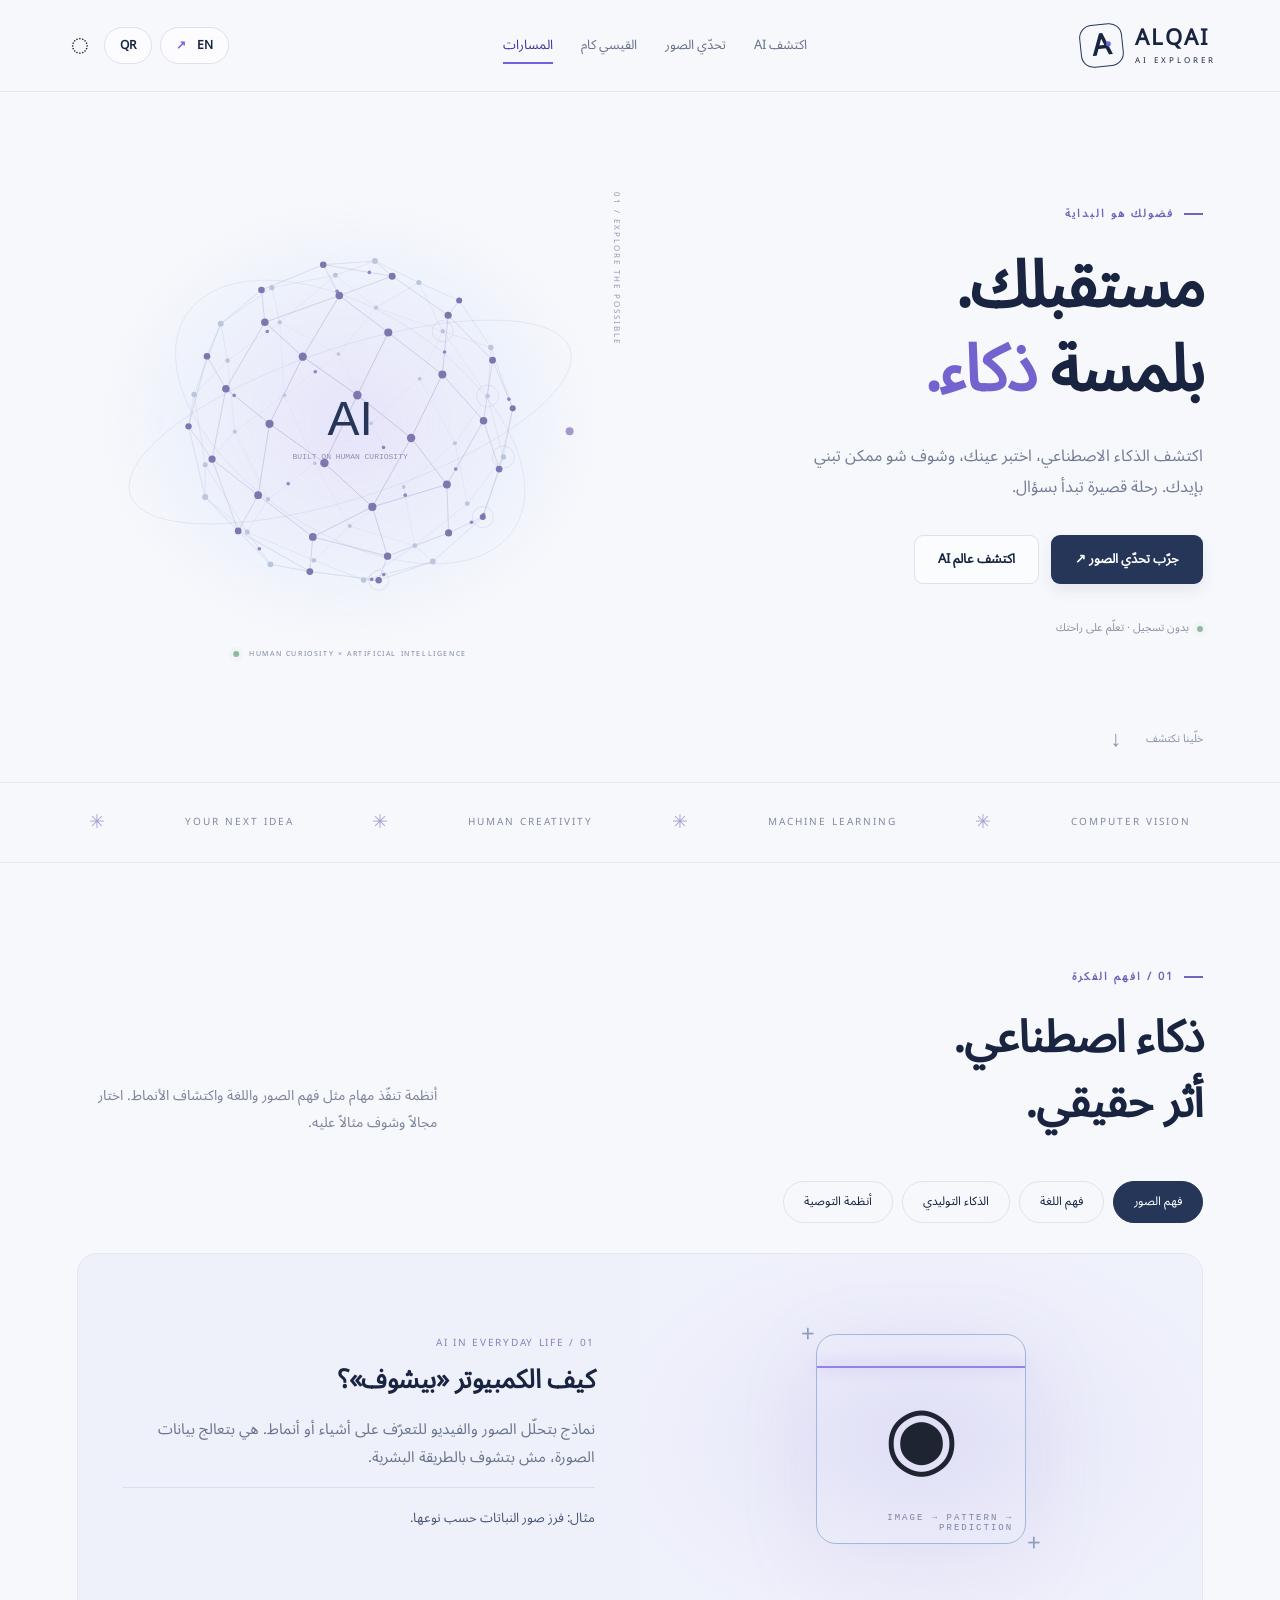
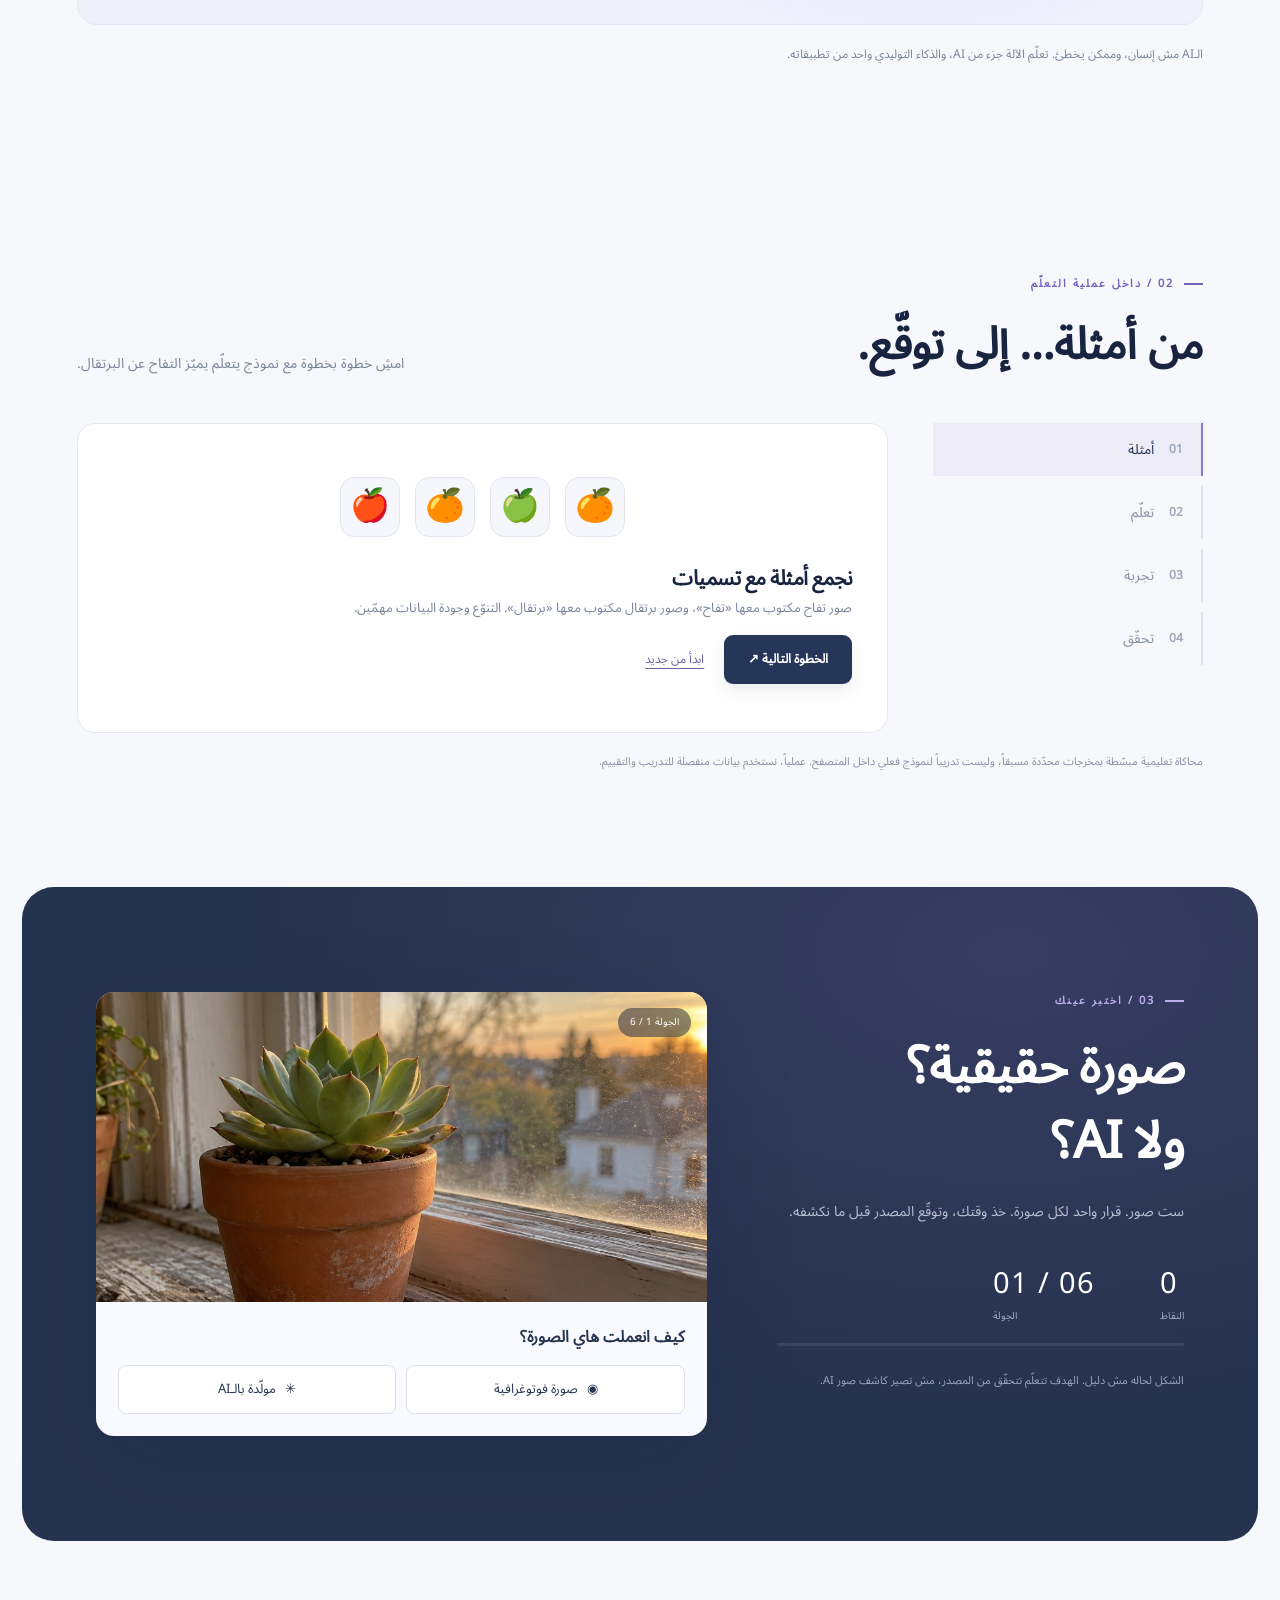
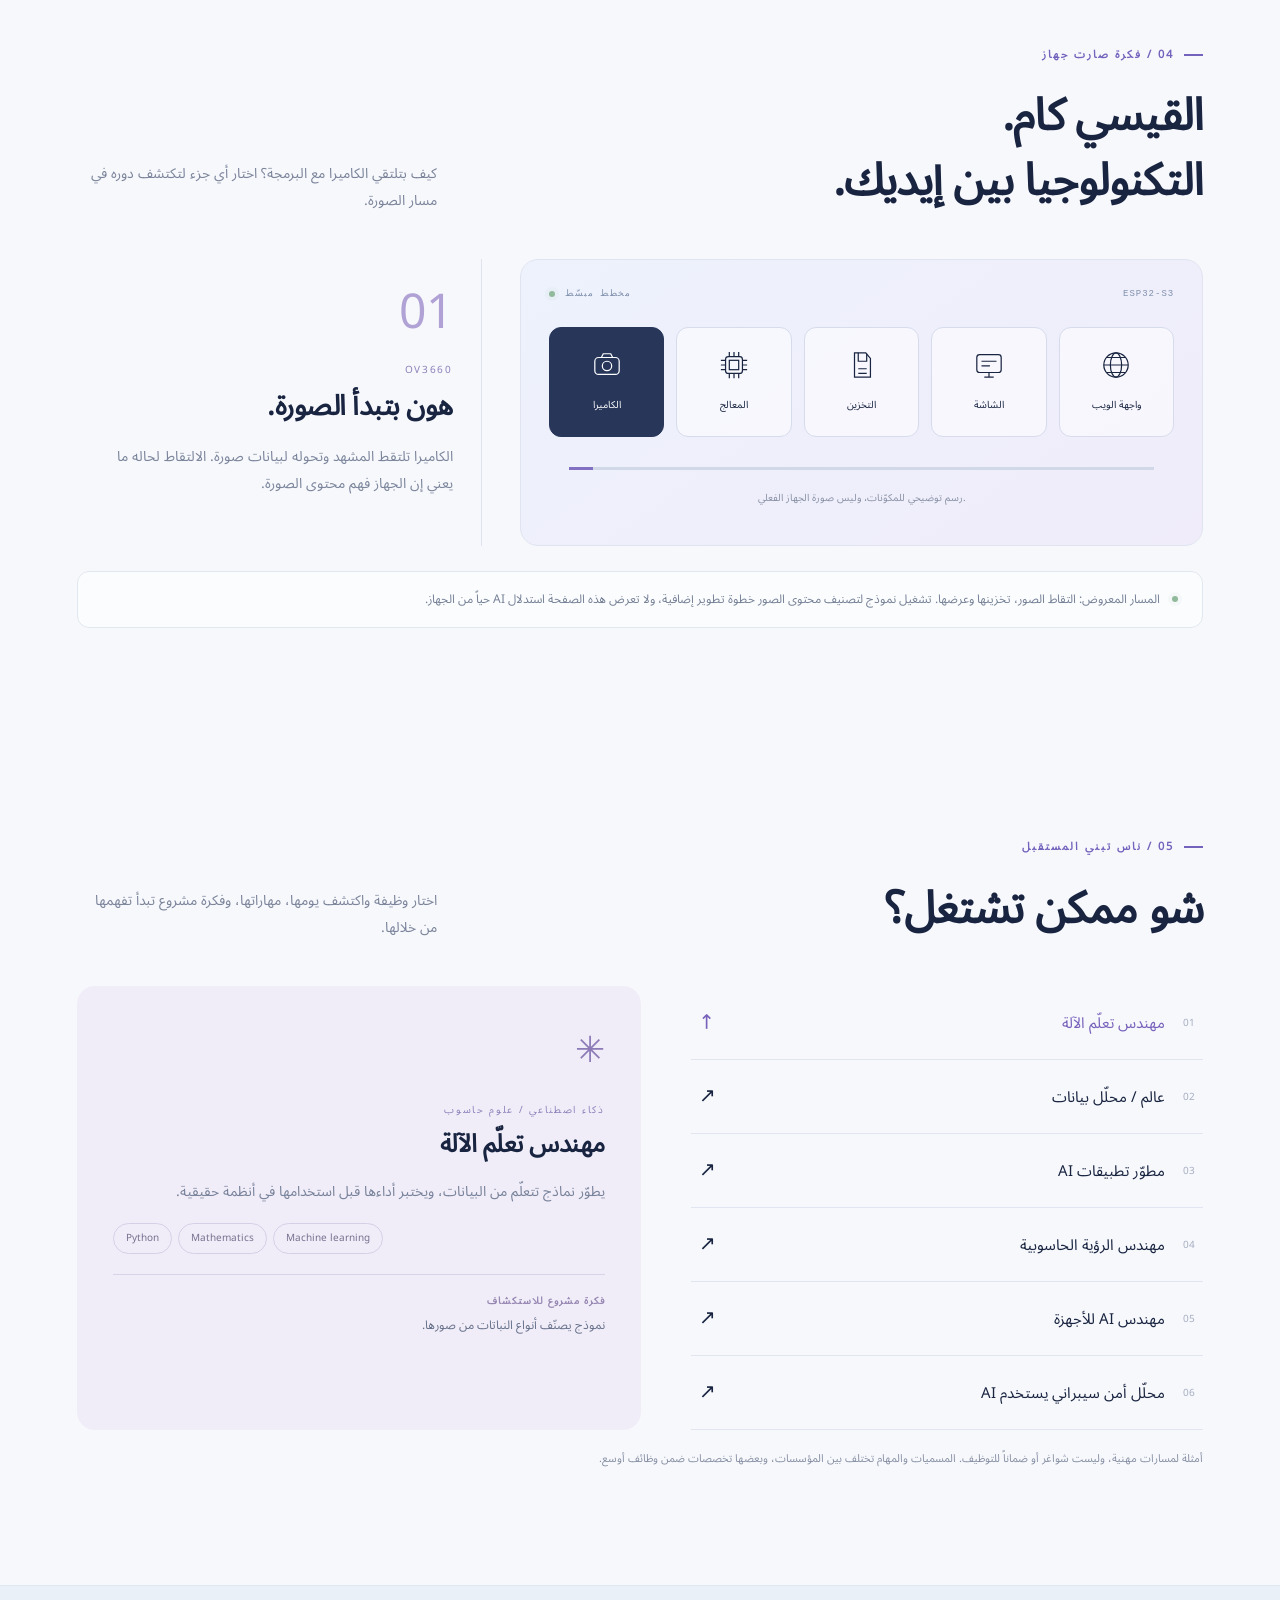
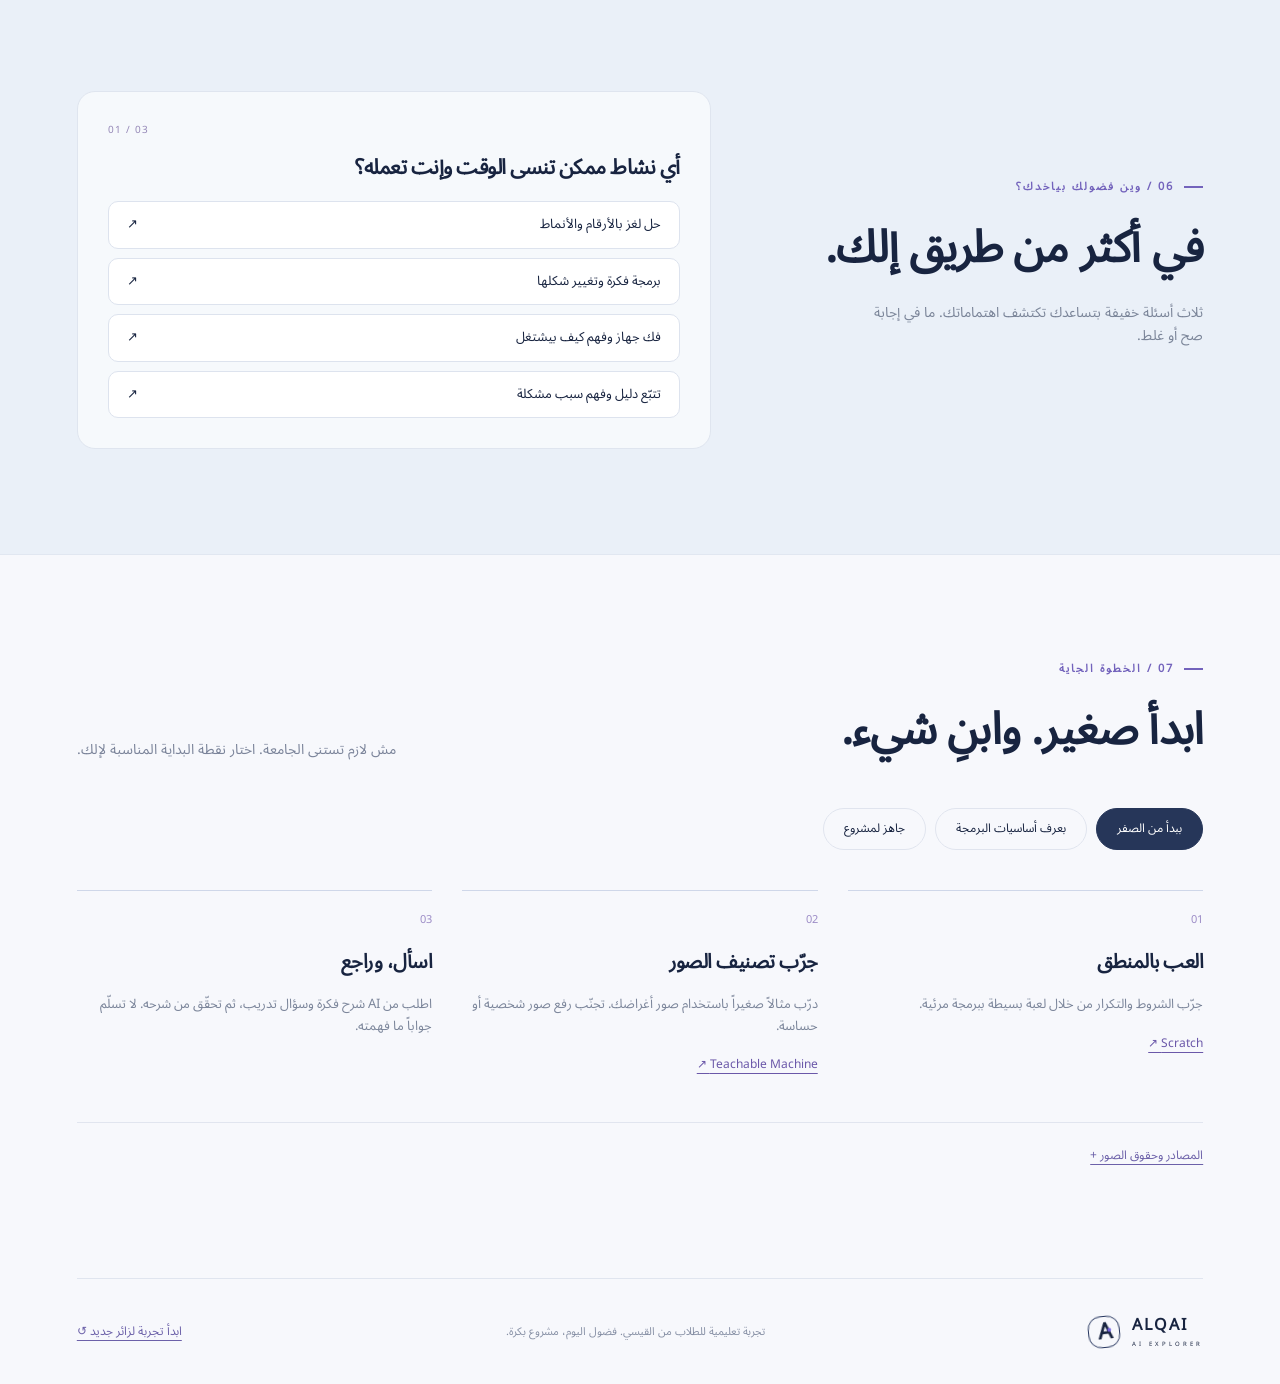
<file: index.html>
<!doctype html>
<html lang="ar" dir="rtl">
<head>
  <meta charset="utf-8"><meta name="viewport" content="width=device-width,initial-scale=1">
  <meta name="theme-color" content="#f5f7fc"><meta name="description" content="Explore artificial intelligence, play the real-or-AI image challenge, and discover your next step. An Arabic and English experience by ALQAI.">
  <title>ALQAI • AI Explorer</title>
  <link rel="icon" href="data:image/svg+xml,%3Csvg xmlns='http://www.w3.org/2000/svg' viewBox='0 0 64 64'%3E%3Crect width='64' height='64' rx='18' fill='%23273563'/%3E%3Cpath d='M16 46L32 16l16 30M23 35h18' fill='none' stroke='%23cbd7ff' stroke-width='6'/%3E%3C/svg%3E">
  <link rel="stylesheet" href="style.css"><script defer src="app.js"></script>
</head>
<body>
  <a class="skip" href="#main">Skip to content / انتقل للمحتوى</a>
  <header class="header"><a class="brand" href="#home" aria-label="ALQAI home"><span class="brand-mark">A<span>·</span></span><span>ALQAI<small>AI EXPLORER</small></span></a><nav id="nav" aria-label="Main navigation"></nav><div class="header-actions"><button id="language" class="language" aria-label="Switch language">EN <span>↗</span></button><button id="share" class="language" aria-label="Open QR code">QR</button><button id="motion" class="icon-button" aria-label="Pause animations" title="Motion">◌</button></div></header>
  <main id="main">
    <section id="home" class="hero section">
      <div class="hero-copy"><p class="eyebrow" data-i="heroEyebrow"></p><h1 data-i="heroTitle"></h1><p class="hero-desc" data-i="heroDesc"></p><div class="hero-actions"><a href="#challenge" class="button primary" data-i="heroPlay"></a><a href="#discover" class="button secondary" data-i="heroExplore"></a></div><div class="hero-foot"><span class="status-dot"></span><span data-i="heroFoot"></span></div></div>
      <div class="hero-art" aria-hidden="true"><div class="orbital-glow"></div><canvas id="network"></canvas><div class="art-caption"><span class="status-dot"></span><span>HUMAN CURIOSITY × ARTIFICIAL INTELLIGENCE</span></div><div class="art-tag">01 / EXPLORE THE POSSIBLE</div></div>
      <a class="scroll-cue" href="#discover"><span data-i="scroll"></span><span>↓</span></a>
    </section>
    <div class="topic-ribbon" aria-hidden="true"><span>COMPUTER VISION</span><i>✳</i><span>MACHINE LEARNING</span><i>✳</i><span>HUMAN CREATIVITY</span><i>✳</i><span>YOUR NEXT IDEA</span><i>✳</i></div>
    <section id="discover" class="section discover reveal"><div class="section-heading"><div><p class="eyebrow" data-i="discoverEyebrow"></p><h2 data-i="discoverTitle"></h2></div><p class="section-intro" data-i="discoverIntro"></p></div><div class="field-tabs" id="field-tabs" role="tablist"></div><div class="field-body"><div class="field-visual" id="field-visual" aria-hidden="true"></div><div class="field-copy" id="field-copy" role="tabpanel" tabindex="0"></div></div><div class="fact-note" data-i="aiNote"></div></section>
    <section id="learn" class="section learn-section reveal"><div class="section-heading"><div><p class="eyebrow" data-i="learnEyebrow"></p><h2 data-i="learnTitle"></h2></div><p class="section-intro" data-i="learnIntro"></p></div><div class="learning-lab"><div class="lab-steps" id="lab-steps"></div><div class="lab-stage"><div class="lab-scene" id="lab-scene" aria-hidden="true"></div><div class="lab-copy" id="lab-copy" aria-live="polite"></div><div class="lab-controls"><button class="button primary" id="lab-next"></button><button class="text-button" id="lab-reset" data-i="restart"></button></div></div></div><p class="fine-print" data-i="labNote"></p></section>
    <section id="challenge" class="challenge-section reveal"><div class="section challenge-inner"><div class="challenge-heading"><p class="eyebrow" data-i="challengeEyebrow"></p><h2 data-i="challengeTitle"></h2><p data-i="challengeIntro"></p><div class="game-stats"><div><strong id="game-count">01 / 06</strong><span data-i="round"></span></div><div><strong id="game-score">0</strong><span data-i="score"></span></div></div><div class="progress-track"><div id="game-progress"></div></div><p class="game-principle" data-i="gamePrinciple"></p></div><div id="game" class="game-shell" aria-live="polite"></div></div></section>
    <section id="cam" class="section cam-section reveal"><div class="section-heading"><div><p class="eyebrow" data-i="camEyebrow"></p><h2 data-i="camTitle"></h2></div><p class="section-intro" data-i="camIntro"></p></div><div class="cam-layout"><div class="cam-diagram"><div class="cam-diagram-top"><span class="status-dot"></span><span data-i="diagramLabel"></span><span>ESP32-S3</span></div><div id="cam-nodes"></div><div class="cam-flow"><i></i><i></i><i></i><i></i><i></i></div><p class="fine-print" data-i="diagramNote"></p></div><div class="cam-detail" id="cam-detail" aria-live="polite"></div></div><div class="cam-status"><span class="status-dot"></span><p data-i="camStatus"></p></div></section>
    <section id="careers" class="section careers-section reveal"><div class="section-heading"><div><p class="eyebrow" data-i="careersEyebrow"></p><h2 data-i="careersTitle"></h2></div><p class="section-intro" data-i="careersIntro"></p></div><div class="career-layout"><div id="career-list" class="career-list" role="tablist" aria-orientation="vertical"></div><article id="career-detail" class="career-detail" role="tabpanel" tabindex="0"></article></div><p class="fine-print" data-i="careerNote"></p></section>
    <section id="path" class="path-section reveal"><div class="section path-inner"><div><p class="eyebrow" data-i="pathEyebrow"></p><h2 data-i="pathTitle"></h2><p data-i="pathIntro"></p></div><div id="interest" class="interest-panel" aria-live="polite"></div></div></section>
    <section id="start" class="section start-section reveal"><div class="section-heading"><div><p class="eyebrow" data-i="startEyebrow"></p><h2 data-i="startTitle"></h2></div><p class="section-intro" data-i="startIntro"></p></div><div id="level-tabs" class="field-tabs" role="tablist"></div><div id="roadmap" class="roadmap"></div><div class="sources"><button id="sources-toggle" class="text-button" aria-expanded="false" aria-controls="sources-content" data-i="sources"></button><div id="sources-content" hidden></div></div></section>
  </main><footer><a class="brand" href="#home"><span class="brand-mark">A<span>·</span></span><span>ALQAI<small>AI EXPLORER</small></span></a><p data-i="footer"></p><button class="text-button" id="reset-all" data-i="newVisitor"></button></footer><dialog id="share-dialog"><button id="close-share" class="close-dialog" aria-label="Close">×</button><p class="eyebrow" id="share-eyebrow"></p><h3 id="share-title"></h3><img src="assets/visit-qr.svg" width="260" height="260" alt="QR code to open ALQAI AI Explorer"><p id="share-text"></p><a class="text-button" href="https://alqai-ai-explorer.minions-bodies.chatgpt.site" target="_blank" rel="noopener noreferrer">alqai-ai-explorer.minions-bodies.chatgpt.site ↗</a></dialog><div id="toast" role="status"></div>
</body></html>
</file>
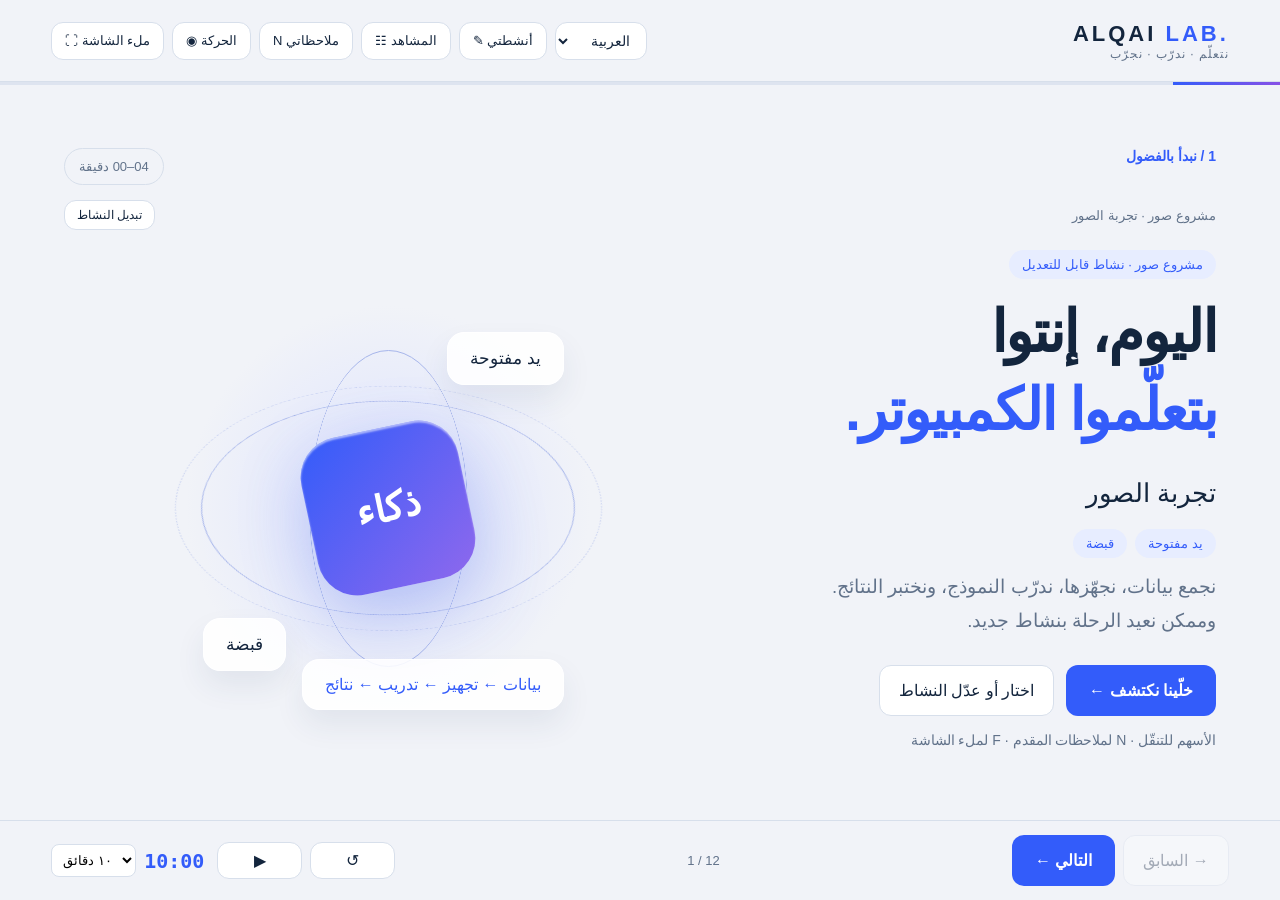
<file: workshop/index.html>
<!doctype html><html lang="ar" dir="rtl"><head><meta charset="utf-8"><meta name="viewport" content="width=device-width,initial-scale=1"><meta name="theme-color" content="#eef1f7"><title>ALQAI LAB — أول نموذج AI إلك</title><style>
:root{--ink:#13253d;--muted:#61728a;--paper:#f1f3f8;--blue:#335cfa;--purple:#8751e6;--green:#12886d;--line:#d7dfeb}*{box-sizing:border-box}body{margin:0;background:var(--paper);color:var(--ink);font-family:Tahoma,Arial,sans-serif}button,a,input{font:inherit}button,a{touch-action:manipulation}button{cursor:pointer}button:focus-visible,a:focus-visible{outline:3px solid #8751e6;outline-offset:5px}button{border:1px solid var(--line);background:white;color:var(--ink);border-radius:12px;padding:12px 19px;transition:transform .2s,background .2s}button:hover{transform:translateY(-2px);background:#e9edff}a{color:var(--blue)}header{height:82px;display:flex;align-items:center;justify-content:space-between;padding:0 4vw;border-bottom:1px solid var(--line);gap:12px}.brand{font-size:22px;letter-spacing:3px;font-weight:900;direction:ltr}.brand b{color:var(--blue)}.tag{font-size:12px;color:var(--muted);letter-spacing:1px}.tools{display:flex;gap:8px}.tools button{font-size:13px;padding:9px 13px}.progress{height:3px;background:#dee4f0}.progress span{display:block;height:100%;background:linear-gradient(90deg,var(--blue),var(--purple));transition:width .5s}main{min-height:calc(100dvh - 165px);padding:4vh 5vw 3vh;display:flex;flex-direction:column;justify-content:center}.eyebrow{color:var(--blue);font:700 12px Arial;letter-spacing:3px;direction:ltr;text-align:right}.heading{display:flex;align-items:start;justify-content:space-between;gap:20px}.timechip{white-space:nowrap;color:var(--muted);font-size:13px;border:1px solid var(--line);padding:10px 14px;border-radius:30px}h1{font-size:clamp(32px,4.5vw,70px);line-height:1.35;letter-spacing:-2px;margin:15px 0 20px}h1 em{font-style:normal;color:var(--blue)}h2{font-size:clamp(23px,2.5vw,37px);line-height:1.5;margin:0 0 12px}p{line-height:1.85;color:var(--muted);font-size:clamp(16px,1.45vw,21px);margin:12px 0}.layout{display:grid;grid-template-columns:1fr 1fr;gap:5vw;align-items:center}.lead{font-size:clamp(20px,2vw,29px);color:var(--ink)}.btn{display:inline-flex;align-items:center;gap:12px;text-decoration:none;border:0;border-radius:12px;padding:16px 23px;background:var(--blue);color:white;font-weight:bold}.actions{display:flex;flex-wrap:wrap;gap:12px;margin-top:26px}.panel{background:#ffffffb8;border:1px solid #fff;border-radius:28px;padding:30px;box-shadow:0 20px 70px #283e6c0a}.callout{padding:15px 20px;border-right:3px solid var(--blue);background:#e5eaff;border-radius:8px;line-height:1.8;font-size:16px;margin-top:20px}.grid{display:grid;grid-template-columns:repeat(3,1fr);gap:18px}.card{background:white;border:1px solid var(--line);border-radius:20px;padding:25px}.card .num{font:700 13px Arial;color:var(--blue);letter-spacing:2px}.card h2{font-size:24px;margin-top:15px}.orb{aspect-ratio:1;max-height:440px;position:relative;display:grid;place-items:center;background:radial-gradient(ellipse,#dce2ff 0,transparent 65%);isolation:isolate}.orbit{position:absolute;width:85%;height:85%;border:1px solid #a6b5ea;border-radius:50%;transform:rotateX(55deg) rotateZ(-20deg);animation:spin 18s linear infinite}.orbit:nth-child(2){width:72%;height:72%;transform:rotateY(60deg);animation-direction:reverse}.orbit:nth-child(3){width:97%;height:97%;border-style:dashed;opacity:.5;animation-duration:40s}.core{width:160px;height:160px;border-radius:40px;background:linear-gradient(140deg,#335cfa,#8e68ed);box-shadow:0 25px 70px #4562e950,inset 0 2px 2px #ffffff8c;display:grid;place-items:center;color:white;font:900 60px Arial;transform:rotate(-12deg);animation:bob 5s ease-in-out infinite}.float{position:absolute;background:#ffffffdf;border:1px solid white;padding:15px 22px;border-radius:17px;box-shadow:0 15px 30px #293d6b14;font-size:17px;animation:bob 4s ease-in-out infinite}.f1{top:10%;right:10%}.f2{bottom:13%;left:8%;animation-delay:-2s}.f3{bottom:4%;right:10%;font:12px Arial;letter-spacing:2px;color:var(--blue)}@keyframes spin{to{rotate:360deg}}@keyframes bob{50%{translate:0 -14px}}@keyframes enter{from{opacity:0;transform:translateY(22px)}to{opacity:1;transform:translateY(0)}}.scene{animation:enter .45s ease both}.pill{display:inline-block;padding:7px 13px;border-radius:30px;background:#e7edff;color:var(--blue);font-size:13px}.bigicon{font-size:85px;text-align:center;margin:15px}.choice{width:100%;text-align:right;margin:7px 0;padding:20px;font-size:19px}.feedback{min-height:56px;line-height:1.8;padding-top:12px;color:var(--green)}.steps{counter-reset:s}.step{display:flex;gap:17px;padding:18px 0;border-bottom:1px solid var(--line);align-items:center;line-height:1.7}.step:before{counter-increment:s;content:counter(s);display:grid;place-items:center;background:#e5ebff;color:var(--blue);width:37px;height:37px;border-radius:50%;flex-shrink:0;font:700 16px Arial}.capture{display:flex;gap:8px;flex-wrap:wrap;min-height:130px;padding:18px;background:#e9edf5;border-radius:18px;margin:18px 0;align-content:start}.sample{width:32px;height:37px;background:white;border:1px solid #d4ddea;border-radius:5px;display:grid;place-items:center;animation:enter .25s}.meter{height:12px;background:#e4e9f2;border-radius:20px;overflow:hidden;margin:15px 0}.meter>span{display:block;height:100%;background:linear-gradient(90deg,var(--blue),var(--purple));border-radius:20px;transition:width .3s}.pipeline{display:flex;align-items:center;justify-content:space-between;gap:10px;direction:ltr;margin:35px 0}.node{width:29%;padding:22px 10px;border:1px solid var(--line);border-radius:18px;background:white;text-align:center}.node b{display:block;font:700 14px Arial;margin-top:15px}.node.active{background:#e5eaff;border-color:var(--blue);box-shadow:0 0 35px #335cfa25}.flow{color:var(--blue);animation:bob 2s infinite}.score{font:800 clamp(45px,6vw,85px) Arial;direction:ltr;margin:20px 0;color:var(--blue)}.tests{display:flex;gap:7px;direction:ltr;flex-wrap:wrap}.dot{width:28px;height:28px;border-radius:50%;background:#e2e7f0;display:grid;place-items:center;font:12px Arial}.dot.yes{background:#c6f0e4;color:#087052}.dot.no{background:#ffd9da;color:#ad384c}.barrow{display:grid;grid-template-columns:75px 1fr 55px;gap:12px;align-items:center;direction:ltr}.barrow span{font:16px Arial}.objectstage{height:145px;border-radius:20px;display:grid;place-items:center;background:#e3eaff;font-size:80px;transition:background .6s}.objectstage.dark{background:#263651}.checks label{display:flex;align-items:center;gap:15px;background:white;padding:22px;border-radius:17px;border:1px solid var(--line);margin-bottom:12px;font-size:20px}.checks input{width:23px;height:23px;accent-color:var(--blue)}.reveal{margin-top:10px;padding:15px;background:#e6f1ec;border-radius:12px;color:#166247;line-height:1.8}.small{font-size:14px}.footer{height:80px;border-top:1px solid var(--line);display:flex;align-items:center;justify-content:space-between;padding:12px 4vw;gap:15px}.footer button{min-width:85px}.footer .center{font:13px Arial;color:var(--muted);direction:ltr}.footer .nav{display:flex;gap:8px}.footer button:disabled{opacity:.35;cursor:default}.overlay{position:fixed;inset:0;background:#14243d66;backdrop-filter:blur(8px);z-index:10;padding:5vh 6vw;overflow:auto}.overlay[hidden]{display:none}.modal{max-width:1000px;background:var(--paper);border-radius:25px;padding:30px;margin:auto}.modaltop{display:flex;align-items:center;justify-content:space-between;margin-bottom:20px}.menuitems{display:grid;grid-template-columns:repeat(3,1fr);gap:12px}.menuitems button{text-align:right;line-height:1.8}.notes{font-size:20px;line-height:2.1;color:var(--ink)}.timerbox{display:flex;align-items:center;gap:8px;direction:ltr}.timerbox button{padding:8px 12px}.timerbox select{padding:7px;border:1px solid var(--line);border-radius:8px;background:white}.clock{font:700 20px monospace;color:var(--blue);min-width:65px}.timerbox .running{background:#e2eaff}.motionoff *,body.reduce *{animation:none!important;transition:none!important}body.focus header{display:none}body.focus main{min-height:calc(100dvh - 83px)}@media(prefers-reduced-motion:reduce){*{animation:none!important;transition:none!important}}@media(min-width:1500px){main{max-width:1650px;margin:auto}}@media(max-width:850px){header{padding:15px;height:auto}.tag{display:none}.tools{gap:4px}.tools button{padding:8px;font-size:11px}main{padding:28px 6vw;min-height:calc(100dvh - 170px)}.layout{grid-template-columns:1fr;gap:20px}.orb{max-height:290px;min-height:270px}.core{height:115px;width:115px;font-size:45px}.grid{grid-template-columns:1fr}.panel{padding:22px}.footer{height:auto;min-height:86px;flex-wrap:wrap;padding:12px 5vw}.footer .center{display:none}h1{letter-spacing:-1px}.timechip{font-size:11px}.menuitems{grid-template-columns:1fr 1fr}.timerbox select{max-width:72px}.heading{gap:8px}.pipeline{margin:20px 0}.node{padding:18px 5px}}@media print{header,.footer,.overlay{display:none}main{display:block;min-height:0}.scene{animation:none}}
.learnflow{display:flex;flex-direction:column;align-items:stretch;gap:4px}.learnstep{display:flex;align-items:center;gap:18px;text-align:right;font-weight:bold;padding:13px 18px}.learnstep span{font:700 13px Arial;color:var(--blue)}.learnstep.selected{background:#e4eaff;border-color:var(--blue)}.learnflow i{font-style:normal;text-align:center;color:var(--blue);animation:bob 3s infinite;font-size:17px}.learnDetail{border-top:1px solid var(--line);margin-top:18px;padding-top:18px;min-height:155px}.learnDetail h2{font-size:25px}.learnDetail p{font-size:17px}.pipeline .node{flex:1;min-width:0}.pipeline .node b{font-size:11px}@media(max-width:850px){.pipeline{gap:5px}.pipeline .node b{font-size:9px}} 
.eyebrow{direction:rtl;text-align:right;letter-spacing:0;font:700 14px Tahoma,Arial}.pipeline{direction:rtl}.pipeline .node b{font:700 14px Tahoma,Arial}.f3{direction:rtl;letter-spacing:0;font:16px Tahoma,Arial;max-width:92%;text-align:center}.core{font:900 38px Tahoma,Arial}.float{max-width:75%;overflow-wrap:anywhere}.classchips{display:flex;gap:8px;flex-wrap:wrap}.classgrid{display:grid;grid-template-columns:repeat(2,minmax(0,1fr));gap:12px}.classgrid .card{padding:18px}.classgrid h2{font-size:23px;overflow-wrap:anywhere}.classsymbol{font-size:44px;color:var(--blue);margin-top:10px}.objectstage{font-size:clamp(23px,3vw,40px);text-align:center;padding:20px;overflow-wrap:anywhere}.barrow{grid-template-columns:minmax(90px,1fr) 2fr 50px;direction:rtl}.barrow span{font:14px Tahoma,Arial;overflow-wrap:anywhere}.activitystrip{display:flex;align-items:center;justify-content:space-between;gap:10px;font-size:13px;color:var(--muted);margin:15px 0 20px}.activitystrip button{font-size:12px;padding:7px 12px}.activitylist{display:grid;gap:14px}.activityitem{padding:20px;border:1px solid var(--line);border-radius:18px;background:white;display:flex;align-items:center;justify-content:space-between;gap:15px}.activityitem.current{border-color:var(--blue)}.activityitem h2{font-size:25px;margin:12px 0 4px;overflow-wrap:anywhere}.activityitem p{font-size:15px;overflow-wrap:anywhere}.activityitem .actions{margin:0;flex-shrink:0}.editor{max-width:700px;margin:auto}.editor>label{display:block;font-weight:bold;margin:20px 0 10px}.editor input,.editor select{width:100%;font:18px Tahoma,Arial;padding:14px;border:1px solid var(--line);border-radius:10px;background:white;color:var(--ink)}.classrow{display:flex;gap:8px;margin-bottom:10px}.classrow input{flex:1;min-width:0}.editor button:disabled{opacity:.4;cursor:default}.editor .feedback{color:#b03c4f;min-height:26px}.sr{position:absolute;width:1px;height:1px;overflow:hidden;clip-path:inset(50%)}.scene h1,.lead{overflow-wrap:anywhere}header{height:auto;min-height:82px;flex-wrap:wrap;padding-top:10px;padding-bottom:10px}.tools{flex-wrap:wrap}.learnDetail{min-height:160px}@media(max-width:850px){.activityitem{display:block}.activityitem .actions{margin-top:15px}.classgrid{grid-template-columns:repeat(2,minmax(0,1fr))}.classgrid h2{font-size:19px}.float{font-size:15px}.f3{font-size:13px}.classgrid .card{padding:13px}.activitystrip{align-items:start}.panel{min-width:0}.activityitem .actions button{font-size:14px}.pipeline .node b{font-size:11px}.tools button{font-size:12px}.heading{align-items:center}}
.tools select{font:14px Tahoma,Arial;padding:9px 12px;border:1px solid var(--line);border-radius:12px;background:white;color:var(--ink);cursor:pointer}html[dir=ltr] body{font-family:Arial,Tahoma,sans-serif}html[dir=ltr] .eyebrow{text-align:left;direction:ltr}html[dir=ltr] .f3{direction:ltr;font-family:Arial;letter-spacing:0}html[dir=ltr] .pipeline{direction:ltr}html[dir=ltr] .barrow{direction:ltr}html[dir=ltr] .learnstep,html[dir=ltr] .menuitems button{text-align:left}html[dir=ltr] .callout{border-right:0;border-left:3px solid var(--blue)}html[dir=ltr] h1{letter-spacing:-1.5px;font-size:clamp(32px,4.1vw,64px)}html[dir=ltr] .float{font-family:Arial,sans-serif}html[dir=ltr] .core{font-family:Arial,sans-serif}html[dir=ltr] .footer .nav{direction:ltr}html[dir=ltr] .activitystrip,html[dir=ltr] .classgrid h2{overflow-wrap:anywhere}@media(max-width:850px){.tools select{font-size:12px;padding:7px}html[dir=ltr] h1{font-size:clamp(32px,7vw,50px)}}
</style></head><body><header><div><div class="brand">ALQAI <b>LAB.</b></div><div class="tag">نتعلّم · ندرّب · نجرّب</div></div><div class="tools"><select id="languageSelect" aria-label="لغة العرض / Language"><option value="ar">العربية</option><option value="en">English</option></select><button id="activitiesBtn">أنشطتي ✎</button><button id="menuBtn">المشاهد ☷</button><button id="notesBtn">ملاحظاتي N</button><button id="motionBtn" aria-pressed="false">الحركة ◉</button><button id="fullBtn">ملء الشاشة ⛶</button></div></header><div class="progress"><span id="progress"></span></div><main id="main" aria-live="polite"></main><footer class="footer"><div class="nav"><button id="prev">→ السابق</button><button id="next" class="btn">التالي ←</button></div><span class="center" id="position"></span><div class="timerbox"><select id="duration" aria-label="مدة النشاط"><option value="600">١٠ دقائق</option><option value="300">٥ دقائق</option><option value="120">دقيقتان</option><option value="60">دقيقة</option></select><span id="clock" class="clock" role="timer">10:00</span><button id="timer" aria-label="بدء أو إيقاف المؤقت">▶</button><button id="resetTimer" aria-label="إعادة المؤقت">↺</button></div></footer><div class="overlay" id="overlay" hidden><div class="modal"><div class="modaltop"><h2 id="modalTitle"></h2><button id="close">إغلاق ✕</button></div><div id="modalBody"></div></div></div>
<script>
(function(){
let lang=new URLSearchParams(location.search).get('lang');
if(!['ar','en'].includes(lang)){try{lang=localStorage.getItem('alqai-workshop-language')}catch{}}
if(!['ar','en'].includes(lang))lang='ar';
document.documentElement.lang=lang;document.documentElement.dir=lang==='ar'?'rtl':'ltr';
const select=document.getElementById('languageSelect');select.value=lang;
if(lang==='en'){
 document.title='ALQAI LAB — Your First AI Model';
 const texts={activitiesBtn:'My activities ✎',menuBtn:'Scenes ☷',notesBtn:'My notes N',motionBtn:'Motion ◉',fullBtn:'Fullscreen ⛶',prev:'← Previous',next:'Next →',close:'Close ✕'};
 for(const [id,text] of Object.entries(texts))document.getElementById(id).textContent=text;
 document.querySelector('.tag').textContent='LEARN · TRAIN · EXPERIMENT';
 const durations=document.getElementById('duration');durations.setAttribute('aria-label','Activity duration');
 for(const opt of durations.options)opt.textContent=Number(opt.value)/60+' min';
 document.getElementById('timer').setAttribute('aria-label','Start or pause timer');
 document.getElementById('resetTimer').setAttribute('aria-label','Reset timer');
}
select.addEventListener('change',()=>{try{localStorage.setItem('alqai-workshop-language',select.value)}catch{}const url=new URL(location.href);url.searchParams.set('lang',select.value);location.assign(url.href)});
const script=document.createElement('script');script.src='app-'+lang+'.js';script.onerror=()=>{document.getElementById('main').textContent=lang==='ar'?'تعذّر تحميل العرض. حدّث الصفحة وحاول مرة ثانية.':'Could not load the presentation. Refresh the page and try again.'};document.body.appendChild(script);
})();
</script></body></html>
</file>
<file: style.css>
@font-face{font-family:ExplorerArabic;src:url('assets/arabic.ttf') format('truetype');font-display:swap}*{box-sizing:border-box}html{scroll-behavior:smooth;scroll-padding-top:100px}body{margin:0;background:#f7f8fc;color:#182440;font-family:ExplorerArabic,'Segoe UI',Tahoma,Arial,sans-serif;line-height:1.65;-webkit-font-smoothing:antialiased}button,a{-webkit-tap-highlight-color:transparent}button,input{font:inherit}button,a{touch-action:manipulation}button{cursor:pointer}a{color:inherit;text-decoration:none}button{color:inherit}button:focus-visible,a:focus-visible,[tabindex]:focus-visible{outline:3px solid #725cf0;outline-offset:5px}::selection{background:#d7d0fd}.skip{position:fixed;top:-80px;inset-inline-start:20px;z-index:100;background:#fff;padding:12px}.skip:focus{top:10px}.header{height:92px;padding:0 5%;display:flex;align-items:center;gap:32px;justify-content:space-between;border-bottom:1px solid #e4e8f2;background:#f7f8fceb;backdrop-filter:blur(18px);position:sticky;top:0;z-index:50}.brand{display:inline-flex;gap:12px;align-items:center;direction:ltr;font-size:22px;font-weight:800;letter-spacing:2px;line-height:1.1}.brand small{display:block;font-size:8px;letter-spacing:3px;font-weight:500;margin-top:7px}.brand-mark{width:43px;height:43px;border:1.6px solid #24345d;border-radius:13px;display:flex;justify-content:center;align-items:center;font-size:29px;letter-spacing:-6px;padding-right:5px;transform:rotate(-6deg)}.brand-mark span{color:#7461dd}.header nav{display:flex;gap:28px;font-size:13px}.header nav a{position:relative;padding:10px 0;color:#68728b}.header nav a:hover,.header nav a.active{color:#4034a0}.header nav a:after{content:'';position:absolute;bottom:2px;left:0;right:0;height:2px;background:#7461dd;transform:scaleX(0);transition:.25s}.header nav a.active:after,.header nav a:hover:after{transform:scaleX(1)}.header-actions{display:flex;align-items:center;gap:10px}.language{border:1px solid #dce0ec;background:#fff8;border-radius:30px;padding:8px 15px;font-size:12px;font-weight:700;white-space:nowrap}.language span{margin-inline-start:8px;color:#7562e5}.icon-button{border:0;background:none;font-size:27px;padding:1px 7px;line-height:1.3}.icon-button[aria-pressed=true]{color:#7b6bc5}.section{max-width:1360px;margin:0 auto;padding:105px 6%}.hero{position:relative;display:grid;grid-template-columns:1fr 1fr;min-height:690px;padding-top:84px;padding-bottom:115px;gap:3%;align-items:center;overflow:hidden}.eyebrow{font-size:11px;font-weight:700;letter-spacing:2px;color:#7363bc;text-transform:uppercase;margin:0 0 20px;display:flex;align-items:center;gap:10px}.eyebrow:before{content:'';width:19px;height:2px;background:currentColor;display:inline-block}h1,h2,h3,p{margin-top:0}h1{font-size:clamp(45px,5.9vw,82px);line-height:1.15;font-weight:750;letter-spacing:-3.5px;margin:0 0 28px}h1 em{font-style:normal;color:#7462cf}html[dir=rtl] h1{letter-spacing:-2px;font-size:clamp(45px,5.1vw,71px);line-height:1.3}h2{font-size:clamp(32px,3.5vw,48px);line-height:1.25;letter-spacing:-1.7px;font-weight:700;margin:0}html[dir=rtl] h2{line-height:1.45;letter-spacing:-.8px}h3{font-size:26px;line-height:1.35;letter-spacing:-.5px;margin-bottom:18px}.hero-desc{font-size:16px;color:#717b94;max-width:420px;line-height:1.9}.hero-actions{display:flex;gap:12px;flex-wrap:wrap;margin-top:33px}.button{border:1px solid transparent;padding:13px 23px;border-radius:9px;display:inline-flex;align-items:center;justify-content:center;gap:14px;font-weight:600;font-size:13px;transition:transform .25s,background .25s,box-shadow .25s;min-height:48px}.button:hover{transform:translateY(-3px)}.primary{background:#263659;color:white;box-shadow:0 7px 15px #25365b15}.primary:hover{background:#594c9f;box-shadow:0 9px 25px #5845a329}.secondary{background:#fff7;border-color:#dde1eb}.secondary:hover{background:white}.button:disabled{opacity:.5;cursor:default;transform:none}.hero-foot{display:flex;align-items:center;gap:8px;font-size:11px;color:#8891a4;margin-top:35px}.status-dot{width:6px;height:6px;background:#91b99c;display:inline-block;border-radius:50%;flex-shrink:0;box-shadow:0 0 0 4px #90b89b10}.hero-art{height:480px;position:relative;direction:ltr;isolation:isolate}.hero-art canvas{width:100%;height:100%;position:relative;z-index:1}.orbital-glow{position:absolute;inset:5%;background:radial-gradient(ellipse,#d4cbf775 0%,#dbe6fb55 48%,transparent 70%);filter:blur(15px);border-radius:50%;animation:breathe 7s ease-in-out infinite}.art-caption{position:absolute;bottom:2px;left:50%;transform:translateX(-50%);display:flex;align-items:center;gap:10px;font-size:7px;letter-spacing:1.6px;white-space:nowrap;color:#7c86a3}.art-tag{position:absolute;top:10px;right:0;writing-mode:vertical-rl;font-size:8px;letter-spacing:2px;color:#929ab1}.scroll-cue{position:absolute;bottom:25px;inset-inline-start:6%;display:flex;align-items:center;gap:25px;color:#8993a8;font-size:11px}.scroll-cue span:last-child{font-size:22px;animation:float 3s infinite}.topic-ribbon{display:flex;justify-content:space-around;align-items:center;gap:28px;padding:24px 5%;border-block:1px solid #e5e7f1;font-size:10px;letter-spacing:2px;color:#7f89a2;overflow:hidden;white-space:nowrap}.topic-ribbon i{font-size:19px;font-style:normal;color:#aaa0d3}.section-heading{display:flex;justify-content:space-between;align-items:flex-end;gap:40px;margin-bottom:45px}.section-intro{max-width:360px;font-size:14px;color:#7b849a;margin:0;line-height:1.9}.field-tabs{display:flex;gap:9px;flex-wrap:wrap;margin-bottom:30px}.field-tabs button{border:1px solid #e0e4ee;background:transparent;border-radius:30px;padding:10px 20px;font-size:12px;transition:.25s}.field-tabs button.active{background:#263659;border-color:#263659;color:white}.field-tabs button:hover:not(.active){background:#e9e7f5}.field-body{display:grid;grid-template-columns:1fr 1fr;align-items:center;background:#eef0fa;border:1px solid #e4e7f3;border-radius:20px;overflow:hidden;min-height:370px}.field-visual{min-height:370px;display:grid;place-items:center;position:relative;overflow:hidden;background:radial-gradient(ellipse at center,#dfdef6 0%,#ecedfa 50%,#f0f2fb 90%)}.field-copy{padding:40px 45px}.field-copy p{font-size:15px;color:#69748c;line-height:1.9}.example-line{padding-top:18px;border-top:1px solid #d9ddef;color:#485677!important;font-size:13px!important}.mini-label{font-size:10px;letter-spacing:1.7px;color:#8c80ba;text-transform:uppercase;display:block;margin-bottom:10px}.fact-note{padding:20px 0 0;font-size:12px;color:#7b849a}.vision-frame{width:210px;height:210px;border:1px solid #a4b6d9;border-radius:20px;position:relative;display:grid;place-items:center;box-shadow:0 20px 80px #b8a8db22}.vision-frame .eye{font-size:86px;filter:grayscale(.5);line-height:1}.scanner{position:absolute;left:0;right:0;height:2px;top:15%;background:#9582e4;box-shadow:0 0 15px #a996eb;animation:scan 4s ease-in-out infinite}.vision-frame:before,.vision-frame:after{content:'+';position:absolute;color:#8f9dbd;font-size:24px;top:-20px;left:-16px}.vision-frame:after{top:auto;left:auto;bottom:-20px;right:-16px}.orbit-label{position:absolute;bottom:10px;left:12px;right:12px;font:9px monospace;letter-spacing:2px;color:#7c82a0}.language-art{width:270px;display:grid;gap:15px}.message{font-size:16px;padding:15px 25px;background:#ffffffa8;border:1px solid #d8ddee;border-radius:14px;max-width:90%;box-shadow:0 9px 30px #8690ba0c;animation:float 5s infinite}.message:nth-child(2){margin-inline-start:40px;background:#29395a;color:#fff;animation-delay:-2s}.message:nth-child(3){animation-delay:-3s}.gen-art{position:relative;width:210px;height:210px;border-radius:38% 62% 65% 35%/45% 36% 64% 55%;background:linear-gradient(135deg,#b6c9ea,#9c89dd 50%,#d8bfe5);box-shadow:inset 20px 20px 50px #fff6,0 35px 65px #8d84bf20;animation:morph 12s infinite,turn 25s linear infinite}.gen-art:after{content:'✳';font-size:125px;color:#fff8;position:absolute;left:50%;top:50%;transform:translate(-50%,-50%);line-height:1}.rec-art{display:flex;align-items:flex-end;gap:14px;height:170px}.rec-art span{width:35px;background:linear-gradient(#b9a7e7,#b8cdec);border-radius:7px 7px 0 0;animation:bar 4s infinite;transform-origin:bottom}.rec-art span:nth-child(2){animation-delay:-.5s}.rec-art span:nth-child(3){animation-delay:-1s}.rec-art span:nth-child(4){background:#52638a;animation-delay:-1.5s}.rec-art span:nth-child(5){animation-delay:-2s}.learning-lab{display:grid;grid-template-columns:270px 1fr;gap:45px}.lab-steps{display:flex;flex-direction:column;gap:10px}.step{background:none;border:0;border-inline-start:2px solid #dfe3ee;text-align:start;padding:15px 18px;display:flex;align-items:center;gap:15px;transition:.3s}.step strong{font-size:12px;color:#a0a7b9;direction:ltr}.step span{font-size:14px;color:#8a92a7}.step.active{border-color:#8c77d8;background:#edebf5}.step.active span{color:#273657}.lab-stage{padding:25px 35px;background:white;border:1px solid #e5e8f1;border-radius:18px;min-height:310px}.lab-scene{height:115px;display:flex;justify-content:center;align-items:center;gap:15px;direction:ltr;overflow:hidden}.data-token{height:60px;min-width:60px;display:grid;place-items:center;font-size:32px;border:1px solid #e2e5ed;border-radius:14px;background:#f5f7fc;animation:float 4s infinite}.data-token:nth-child(2){animation-delay:-1s}.data-token:nth-child(3){animation-delay:-2s}.lab-machine{border-radius:20px;padding:15px 30px;border:1px solid #b6a6e4;background:#eeebfa;color:#7e6cae;font-size:32px;animation:breathe 2s infinite}.lab-arrow{color:#9ba6be}.lab-copy h3{font-size:21px;margin-bottom:6px}.lab-copy p{font-size:13px;color:#7c859c;margin-bottom:15px}.lab-controls{display:flex;gap:20px;align-items:center}.text-button{border:0;background:none;padding:8px 0;font-size:12px;color:#6c61a9;text-decoration:underline;text-underline-offset:5px}.fine-print{font-size:11px;color:#8790a4;margin-top:20px}.challenge-section{background:#26334e;color:white;border-radius:32px;margin:0 22px;overflow:hidden;position:relative}.challenge-section:before{content:'';position:absolute;inset:0;background:radial-gradient(ellipse at 80% 10%,#8270c32b,transparent 55%);pointer-events:none}.challenge-inner{display:grid;grid-template-columns:.8fr 1.2fr;gap:70px;position:relative}.challenge-heading .eyebrow{color:#bcb0ec}.challenge-heading h2{font-size:clamp(35px,4vw,55px);margin-bottom:20px}.challenge-heading>p:not(.eyebrow){color:#b8c0d4;font-size:14px;line-height:1.9}.game-stats{display:flex;gap:65px;margin:35px 0 18px;direction:ltr;justify-content:flex-start}html[dir=rtl] .game-stats{justify-content:flex-end}.game-stats strong{font-size:29px;display:block;font-weight:400;letter-spacing:1px}.game-stats span{font-size:10px;display:block;color:#a4aec6}.progress-track{height:3px;background:#ffffff15;border-radius:3px;overflow:hidden;direction:ltr}.progress-track div{height:100%;width:0;background:#baa7f2;transition:width .6s}.game-principle{font-size:11px!important;color:#99a6c2!important;margin-top:25px}.game-shell{background:#f9faff;color:#263550;border-radius:18px;overflow:hidden;box-shadow:0 25px 90px #0e193326;min-width:0}.game-photo-wrap{height:310px;position:relative;background:#e8ecf5}.game-photo{width:100%;height:100%;object-fit:cover;display:block}.game-round-tag{position:absolute;top:16px;inset-inline-start:16px;color:#fff;background:#18244080;backdrop-filter:blur(10px);font-size:10px;padding:6px 12px;border-radius:20px}.game-answer-area{padding:22px}.game-question{font-size:16px;font-weight:600;margin-bottom:14px}.answer-buttons{display:grid;grid-template-columns:1fr 1fr;gap:10px}.answer-buttons button{background:white;border:1px solid #dbe0eb;border-radius:8px;padding:13px;font-size:13px;transition:.2s}.answer-buttons button:hover{background:#ebe7fa;border-color:#b4a1dd;transform:translateY(-2px)}.answer-buttons button:disabled{cursor:default;transform:none}.feedback{font-size:13px}.feedback strong{display:block;font-size:17px;margin-bottom:6px}.feedback p{color:#7b8498;font-size:12px;margin-bottom:10px}.feedback a{color:#6f5baf;font-size:11px;text-decoration:underline;display:inline-block;margin-bottom:15px}.feedback .button{width:100%}.result{padding:45px 30px;min-height:420px;display:flex;flex-direction:column;justify-content:center;text-align:center;align-items:center}.result-orbit{border:1px solid #cbc1ed;border-radius:50%;width:130px;height:130px;display:grid;place-items:center;margin-bottom:25px;background:radial-gradient(circle,#e5e0f8,transparent)}.result-orbit strong{font-size:40px;font-weight:500}.result h3{font-size:25px}.result p{font-size:13px;color:#7c859a}.result-actions{display:flex;gap:12px;flex-wrap:wrap;justify-content:center}.cam-layout{display:grid;grid-template-columns:1.35fr .8fr;gap:38px;align-items:stretch}.cam-diagram{background:linear-gradient(145deg,#edf2fc,#f0ecfa);border:1px solid #dfe4f0;border-radius:18px;padding:28px;direction:ltr}.cam-diagram-top{display:flex;align-items:center;gap:10px;font:9px monospace;letter-spacing:1px;color:#8090ad}.cam-diagram-top span:last-child{margin-left:auto}#cam-nodes{margin-top:28px;display:flex;flex-wrap:wrap;justify-content:center;gap:12px;align-items:center}.cam-node{min-width:95px;flex:1;border:1px solid #d6dcec;background:#fff8;border-radius:12px;padding:18px 8px;display:grid;place-items:center;gap:8px;transition:.25s;min-height:110px}.cam-node:hover{transform:translateY(-5px);background:white}.cam-node.active{background:#273659;color:white;border-color:#273659}.cam-node svg{width:30px;height:30px;stroke:currentColor;fill:none;stroke-width:1.3}.cam-node span{font-size:10px}.cam-flow{height:3px;background:#d1d8e8;position:relative;margin:30px 20px 20px;overflow:hidden}.cam-flow i{position:absolute;width:24px;height:3px;background:#8271c3;animation:flow 3s linear infinite;left:0}.cam-flow i:nth-child(2){animation-delay:-.6s}.cam-flow i:nth-child(3){animation-delay:-1.2s}.cam-flow i:nth-child(4){animation-delay:-1.8s}.cam-flow i:nth-child(5){animation-delay:-2.4s}.cam-diagram .fine-print{text-align:center;font-size:10px}.cam-detail{border-inline-start:1px solid #dfe3ef;padding:25px 28px}.cam-detail h3{font-size:28px}.cam-detail p{font-size:14px;color:#7b859b;line-height:1.9}.cam-detail .part-number{display:block;color:#b1a2d6;font-size:48px;font-weight:300;line-height:1.2;margin-bottom:20px}.cam-status{display:flex;gap:12px;align-items:center;margin-top:25px;padding:18px 24px;border:1px solid #e1e7ee;border-radius:12px;background:#fff8}.cam-status p{margin:0;font-size:12px;color:#758196}.career-layout{display:grid;grid-template-columns:1fr 1.1fr;gap:50px}.career-list{display:flex;flex-direction:column}.career-button{border:0;border-bottom:1px solid #e0e5ef;background:transparent;display:flex;align-items:center;text-align:start;gap:18px;padding:20px 8px;transition:.25s}.career-button .number{font-size:10px;color:#a6aec1}.career-button .career-name{flex:1;font-size:15px}.career-button .arrow{font-size:20px;transition:transform .25s}.career-button.active{color:#7761bb}.career-button.active .arrow{transform:rotate(-45deg)}.career-button:hover{padding-inline-start:18px;background:#eeedf7}.career-detail{background:#f0edf8;padding:36px;border-radius:18px;min-height:390px;position:relative;overflow:hidden}.career-detail .career-icon{font-size:36px;margin-bottom:20px;color:#8d7bb8;display:block}.career-detail h3{font-size:25px}.career-detail p{font-size:14px;color:#78829a}.skill-chips{display:flex;gap:6px;flex-wrap:wrap;margin:20px 0;direction:ltr}.skill-chips span{font-size:10px;padding:6px 12px;border:1px solid #d5d0e6;border-radius:25px;color:#79708f}.project-example{border-top:1px solid #d9d3e7;padding-top:18px;font-size:12px;color:#67718b}.project-example strong{display:block;font-size:10px;text-transform:uppercase;letter-spacing:1px;color:#9788b3;margin-bottom:7px}.path-section{background:#eaf0f8;border-block:1px solid #e1e7f1}.path-inner{display:grid;grid-template-columns:.8fr 1.2fr;gap:70px;align-items:center}.path-inner>div>p:not(.eyebrow){font-size:14px;color:#7b8599;margin-top:20px;max-width:350px}.interest-panel{background:#fff9;border:1px solid #dfe5ef;border-radius:18px;padding:30px;min-height:320px}.interest-panel h3{font-size:21px;margin-bottom:20px}.interest-options{display:flex;flex-direction:column;gap:9px}.interest-option{background:white;border:1px solid #dde3ee;border-radius:10px;padding:12px 18px;text-align:start;font-size:13px;transition:.2s}.interest-option:hover{border-color:#a794d9;background:#f0edf8;transform:translateX(3px)}.interest-progress{font-size:10px;letter-spacing:1px;color:#9588b7;display:block;margin-bottom:15px;direction:ltr}.interest-results{display:flex;gap:12px;margin-bottom:18px}.interest-result{flex:1;background:#eeebf8;border-radius:12px;padding:17px}.interest-result span{font-size:10px;color:#9a8cb8}.interest-result strong{display:block;font-size:16px;font-weight:500;margin-top:8px}.interest-panel p{font-size:12px;color:#7b859c}.roadmap{display:grid;grid-template-columns:repeat(3,1fr);gap:30px;margin-top:40px}.road-step{border-top:1px solid #cfd7e9;padding-top:20px}.road-step .number{font-size:11px;color:#9c8cc6;display:block;margin-bottom:20px}.road-step h3{font-size:20px}.road-step p{font-size:13px;color:#7c869b}.road-step a{font-size:12px;color:#6b58a9;display:inline-block;margin-top:5px;text-decoration:underline;text-underline-offset:5px}.sources{margin-top:45px;border-top:1px solid #e1e5ef;padding-top:15px}.sources-content,.sources #sources-content{padding:15px 0;font-size:12px;color:#7c879b}.sources a{text-decoration:underline;text-underline-offset:3px}.sources p{margin-bottom:12px}footer{border-top:1px solid #e0e5ef;margin:0 6%;padding:35px 0;display:flex;align-items:center;justify-content:space-between;gap:30px}footer p{font-size:11px;color:#8790a5;margin:0;max-width:350px}footer .brand{font-size:16px}footer .brand-mark{width:32px;height:32px;font-size:22px}footer .brand small{font-size:6px}.reveal{opacity:0;transform:translateY(24px);transition:opacity .8s,transform .8s}.reveal.visible{opacity:1;transform:translateY(0)}.enter{animation:enter .45s both}.toast{position:fixed;bottom:25px;left:50%;transform:translateX(-50%);padding:14px 25px;background:#263659;color:white;font-size:12px;border-radius:10px;z-index:70;box-shadow:0 10px 30px #26365930}#toast:empty{display:none}#toast:not(:empty){position:fixed;bottom:25px;left:50%;transform:translateX(-50%);padding:14px 25px;background:#263659;color:white;font-size:12px;border-radius:10px;z-index:70;box-shadow:0 10px 30px #26365930;max-width:90vw;width:max-content}
@keyframes enter{from{opacity:0;transform:translateY(8px)}to{opacity:1;transform:translateY(0)}}@keyframes scan{0%,100%{top:15%}50%{top:85%}}@keyframes float{0%,100%{transform:translateY(0)}50%{transform:translateY(-9px)}}@keyframes breathe{0%,100%{opacity:.7;transform:scale(.95)}50%{opacity:1;transform:scale(1.04)}}@keyframes morph{50%{border-radius:60% 40% 30% 70%/45% 62% 38% 55%}}@keyframes turn{to{rotate:360deg}}@keyframes bar{0%,100%{transform:scaleY(.85)}50%{transform:scaleY(1.05)}}@keyframes flow{from{left:-25px}to{left:100%}}
body.reduce-motion *,body.reduce-motion *:before,body.reduce-motion *:after{animation:none!important;transition:none!important;scroll-behavior:auto!important}body.reduce-motion .reveal{opacity:1;transform:none}html:has(body.reduce-motion){scroll-behavior:auto}@media(prefers-reduced-motion:reduce){html{scroll-behavior:auto}*,*:before,*:after{animation:none!important;transition:none!important}.reveal{opacity:1;transform:none}}@media(min-width:1500px){.section{padding-inline:70px}.hero{min-height:760px}.hero-art{height:540px}}@media(max-width:1000px){.header nav{gap:15px;font-size:11px}.header{gap:20px}.hero{min-height:600px;gap:0}.hero-art{height:390px}.section{padding:80px 5%}.challenge-inner{gap:35px}.game-photo-wrap{height:270px}.cam-layout{grid-template-columns:1.1fr .8fr}.cam-diagram{padding:20px}.cam-node{min-width:80px}.learning-lab{grid-template-columns:210px 1fr;gap:25px}.career-layout{gap:25px}.path-inner{gap:35px}.field-copy{padding:30px}.brand{font-size:18px}.brand-mark{width:36px;height:36px;font-size:25px}.hero-desc{font-size:14px}.hero-actions .button{padding:12px 17px}}
@media(max-width:720px){html{scroll-padding-top:80px}.header{height:74px;padding-inline:5%;gap:10px}.header nav{display:none}.header-actions{gap:7px}.hero{grid-template-columns:1fr;padding-top:45px;padding-bottom:75px;min-height:auto}.hero-copy{position:relative;z-index:2}.eyebrow{font-size:9px;margin-bottom:15px;letter-spacing:1.5px}h1{font-size:57px;letter-spacing:-2px;max-width:450px}html[dir=rtl] h1{font-size:49px;line-height:1.25;max-width:420px}.hero-desc{max-width:350px}.hero-art{height:315px;margin-top:15px}.hero-foot{margin-top:25px}.hero-actions{margin-top:23px}.scroll-cue{bottom:18px;font-size:10px}.topic-ribbon{font-size:8px;justify-content:flex-start;padding:18px 5%;gap:22px}.topic-ribbon span:nth-of-type(n+3),.topic-ribbon i:nth-of-type(n+3){display:none}.section{padding:65px 6%}.section-heading{display:block;margin-bottom:30px}.section-intro{margin-top:18px;max-width:100%;font-size:13px}h2{font-size:35px}html[dir=rtl] h2{font-size:31px}.field-tabs{gap:6px;margin-bottom:22px}.field-tabs button{font-size:11px;padding:9px 14px}.field-body{grid-template-columns:1fr}.field-visual{min-height:250px;order:2}.field-copy{padding:25px;order:1}.field-copy h3{font-size:24px}.field-copy p{font-size:13px}.vision-frame{width:170px;height:170px}.gen-art{height:170px;width:170px}.language-art{width:235px}.learning-lab{grid-template-columns:1fr;gap:20px}.lab-steps{flex-direction:row;gap:0}.step{flex:1;display:block;text-align:center;padding:10px 2px;border-inline-start:0;border-bottom:2px solid #dfe3ee}.step strong{display:block;font-size:9px;margin-bottom:5px}.step span{font-size:11px}.lab-stage{padding:20px;min-height:330px}.lab-scene{gap:8px}.data-token{min-width:45px;height:45px;font-size:25px}.lab-machine{padding:10px 16px}.lab-copy p{font-size:12px}.challenge-section{margin:0 10px;border-radius:22px}.challenge-inner{grid-template-columns:1fr;gap:25px;padding:50px 5%}.challenge-heading h2{font-size:38px}.challenge-heading>p:not(.eyebrow){font-size:13px}.game-stats{gap:45px;margin:20px 0 15px}.game-stats strong{font-size:24px}.game-principle{margin-top:16px}.game-photo-wrap{height:265px}.game-answer-area{padding:18px}.game-question{font-size:14px}.cam-layout{grid-template-columns:1fr;gap:20px}.cam-detail{padding:20px 5px;border-inline-start:0;border-top:1px solid #dfe3ef;display:grid;grid-template-columns:45px 1fr;gap:0 15px}.cam-detail .part-number{font-size:32px;grid-row:span 3}.cam-detail h3{font-size:23px;margin-bottom:10px}.cam-detail .mini-label{display:none}.cam-detail p{font-size:13px}.cam-diagram{padding:20px 15px}.cam-node{min-width:75px;min-height:95px;padding:13px 5px}.cam-node:nth-child(n+4){flex:none;width:36%}.cam-diagram-top{font-size:8px;letter-spacing:0}.cam-status{padding:16px}.cam-status p{font-size:11px}.career-layout{grid-template-columns:1fr;gap:25px}.career-button{padding:15px 5px}.career-button .career-name{font-size:13px}.career-detail{padding:25px;min-height:320px}.career-detail h3{font-size:24px}.career-detail p{font-size:13px}.path-inner{grid-template-columns:1fr;gap:20px}.path-inner>div>p:not(.eyebrow){max-width:none;font-size:13px}.interest-panel{padding:23px;min-height:310px}.interest-results{gap:8px}.interest-result{padding:14px}.interest-result strong{font-size:14px}.roadmap{grid-template-columns:1fr;gap:25px;margin-top:25px}.road-step .number{margin-bottom:12px}.road-step h3{font-size:20px;margin-bottom:10px}.road-step p{font-size:13px;max-width:400px}footer{flex-wrap:wrap;gap:22px;margin:0 6%;padding:30px 0}footer p{order:3;max-width:none;width:100%}footer .text-button{font-size:11px}.art-caption{font-size:6px}.hero-art .art-tag{font-size:7px}.sources #sources-content{font-size:11px}}

dialog{border:1px solid #dfe3ef;border-radius:22px;padding:35px;max-width:90vw;width:390px;background:#f8f9fd;color:#263659;text-align:center;box-shadow:0 30px 100px #17243f33}dialog::backdrop{background:#17243f66;backdrop-filter:blur(6px)}dialog img{max-width:100%;height:auto;border-radius:12px}dialog p:not(.eyebrow){font-size:13px;color:#788299}dialog .eyebrow{justify-content:center}dialog .text-button{font-size:9px;overflow-wrap:anywhere}.close-dialog{border:0;background:none;position:absolute;top:8px;right:15px;font-size:27px;color:#8a94aa}dialog h3{font-size:25px}.header-actions{gap:8px}
</file>
